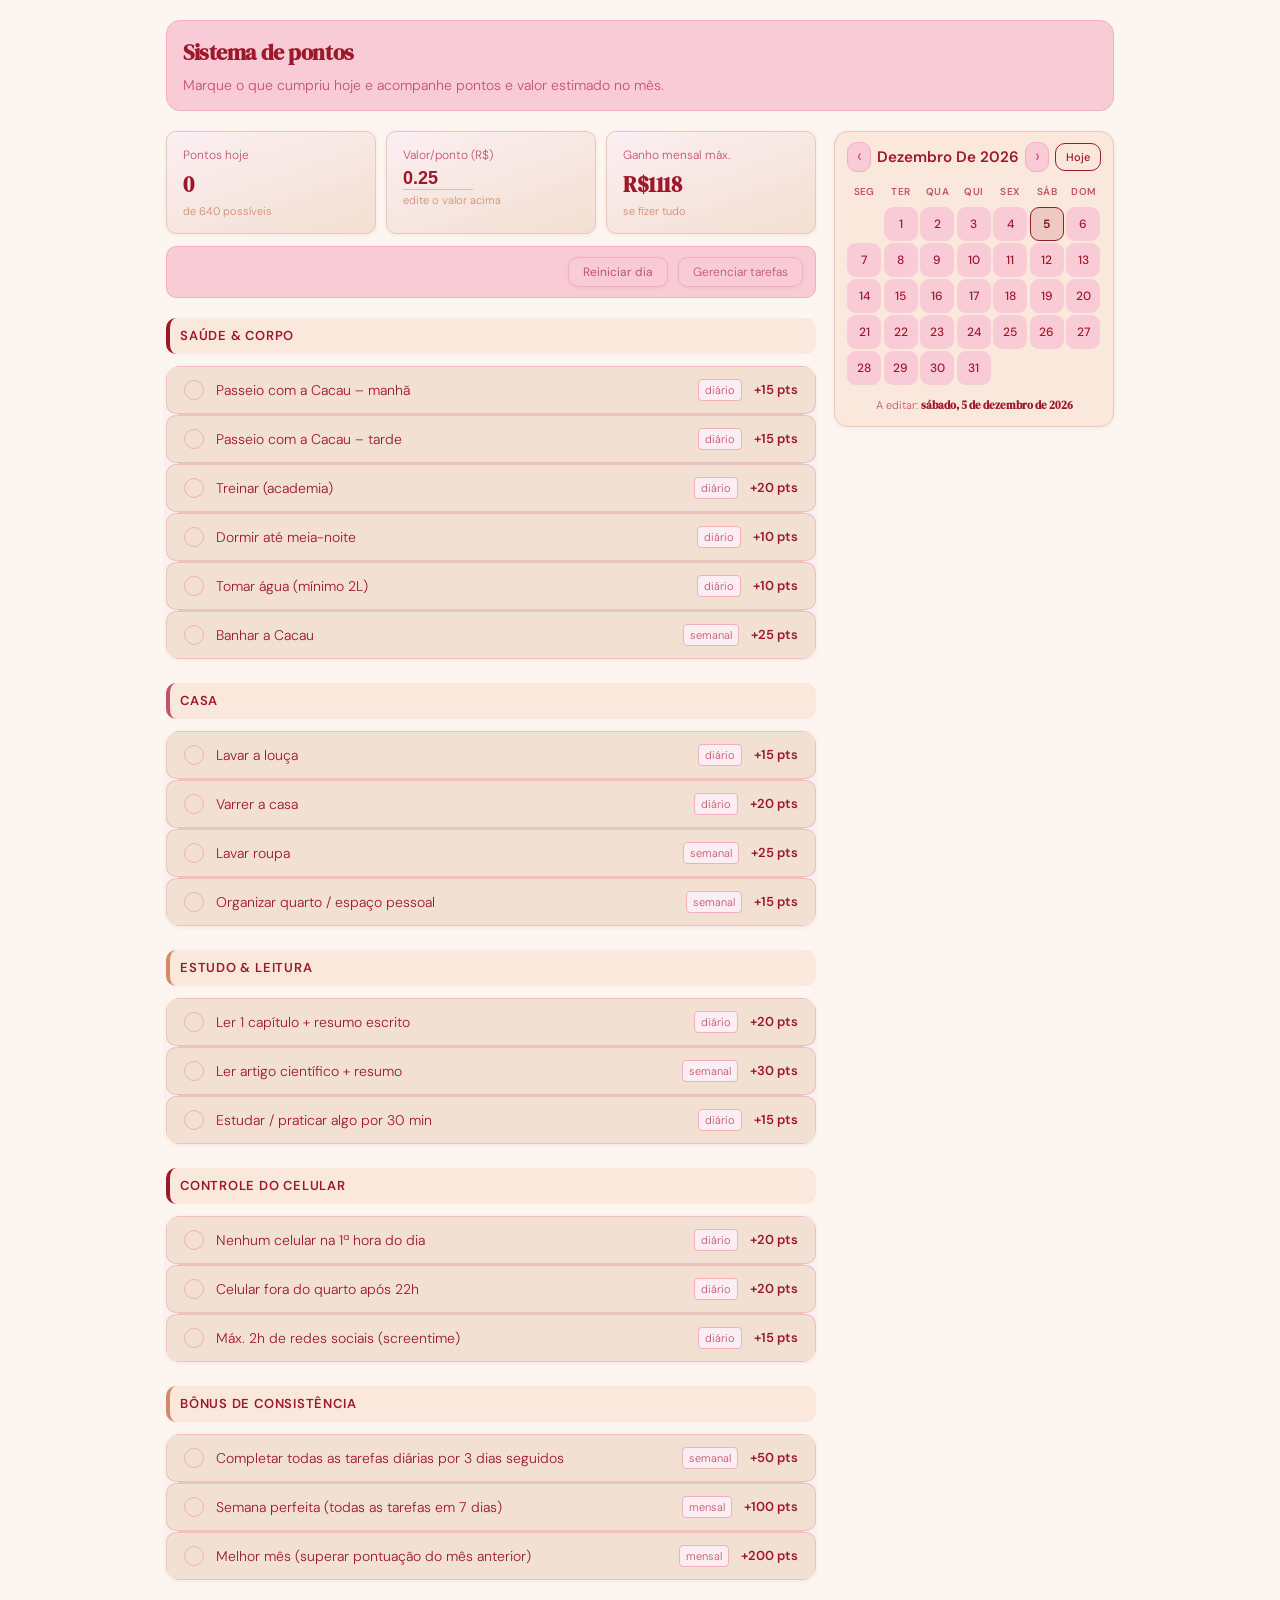
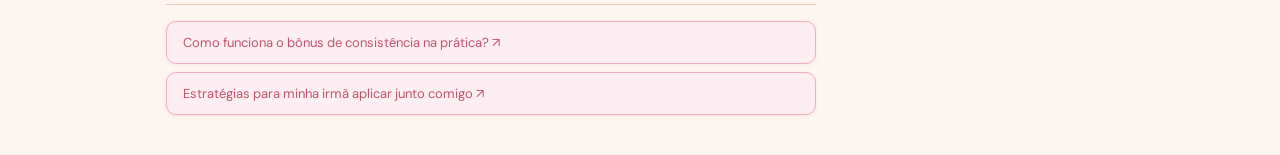
<file: sistema_de_pontos_rotina.html>
<!DOCTYPE html>
<html lang="pt-BR">
<head>
  <meta charset="utf-8">
  <meta name="viewport" content="width=device-width, initial-scale=1">
  <title>Sistema de pontos – rotina</title>
  <link rel="stylesheet" href="sistema_de_pontos_rotina.css">
  <link rel="icon" href="icon.png" type="image/png">
</head>
<body>
  <div class="page">
    <header class="page-header">
      <h1 class="page-title">Sistema de pontos</h1>
      <p class="page-lead">Marque o que cumpriu hoje e acompanhe pontos e valor estimado no mês.</p>
    </header>

    <main class="container">
      <section class="calendar-card" aria-label="Calendário">
        <div class="calendar-head">
          <button type="button" class="cal-nav" id="cal-prev" aria-label="Mês anterior">‹</button>
          <h2 class="calendar-title" id="cal-month-label">—</h2>
          <button type="button" class="cal-nav" id="cal-next" aria-label="Próximo mês">›</button>
          <button type="button" class="cal-today" id="cal-today">Hoje</button>
        </div>
        <div class="calendar-weekdays">
          <span>Seg</span><span>Ter</span><span>Qua</span><span>Qui</span><span>Sex</span><span>Sáb</span><span>Dom</span>
        </div>
        <div class="calendar-grid" id="cal-grid"></div>
        <p class="calendar-selected" id="selected-date-display"></p>
      </section>

      <div class="summary-grid">
        <div class="metric">
          <div class="metric-label" id="metric-day-label">Pontos hoje</div>
          <div class="metric-value" id="pts-hoje">0</div>
          <div class="metric-sub">de <span id="pts-max">0</span> possíveis</div>
        </div>
        <div class="metric">
          <div class="metric-label">Valor/ponto (R$)</div>
          <div class="metric-input-wrap">
            <input type="number" class="rate-input rate-input--metric" id="rate-input" value="0.25" min="0.01" step="0.01">
          </div>
          <div class="metric-sub">edite o valor acima</div>
        </div>
        <div class="metric">
          <div class="metric-label">Ganho mensal máx.</div>
          <div class="metric-value metric-value--accent" id="ganho-max">R$0</div>
          <div class="metric-sub">se fizer tudo</div>
        </div>
      </div>

      <div class="page-toolbar">
        <button type="button" class="reset-btn" onclick="resetAll()">Reiniciar dia</button>
        <a class="reset-btn" href="tarefas_banco.html">Gerenciar tarefas</a>
      </div>

      <div id="tasks-mount"></div>

      <div class="ask-actions">
        <button type="button" class="ask-btn" onclick="sendPrompt('Como funciona o sistema de bônus de consistência na prática? Me dá exemplos.')">Como funciona o bônus de consistência na prática? ↗</button>
        <button type="button" class="ask-btn" onclick="sendPrompt('Quais estratégias eu e minha irmã podemos usar para tornar esse sistema ainda mais efetivo para TDAH e TEA?')">Estratégias para minha irmã aplicar junto comigo ↗</button>
      </div>
    </main>
  </div>

  <script>
  /** Troque por integração real (ex.: enviar para um assistente) quando quiser. */
  function sendPrompt(msg) {
    console.log('[sendPrompt]', msg);
  }

  const STORAGE_KEY = 'sistemaPontosRotina_v2';

  const SECTION_META = [
    { key: 'saude', label: 'Saúde & corpo', titleClass: 'section-title--tight section-title--saude' },
    { key: 'casa', label: 'Casa', titleClass: 'section-title--casa' },
    { key: 'estudo', label: 'Estudo & leitura', titleClass: 'section-title--estudo' },
    { key: 'cel', label: 'Controle do celular', titleClass: 'section-title--cel' },
    { key: 'bonus', label: 'Bônus de consistência', titleClass: 'section-title--bonus' }
  ];

  const DEFAULT_TASKS_ALL = [
    { id: 't01', name: 'Passeio com a Cacau – manhã', pts: 15, freq: 'diário', section: 'saude' },
    { id: 't02', name: 'Passeio com a Cacau – tarde', pts: 15, freq: 'diário', section: 'saude' },
    { id: 't03', name: 'Treinar (academia)', pts: 20, freq: 'diário', section: 'saude' },
    { id: 't04', name: 'Dormir até meia-noite', pts: 10, freq: 'diário', section: 'saude' },
    { id: 't05', name: 'Tomar água (mínimo 2L)', pts: 10, freq: 'diário', section: 'saude' },
    { id: 't06', name: 'Banhar a Cacau', pts: 25, freq: 'semanal', section: 'saude' },
    { id: 't07', name: 'Lavar a louça', pts: 15, freq: 'diário', section: 'casa' },
    { id: 't08', name: 'Varrer a casa', pts: 20, freq: 'diário', section: 'casa' },
    { id: 't09', name: 'Lavar roupa', pts: 25, freq: 'semanal', section: 'casa' },
    { id: 't10', name: 'Organizar quarto / espaço pessoal', pts: 15, freq: 'semanal', section: 'casa' },
    { id: 't11', name: 'Ler 1 capítulo + resumo escrito', pts: 20, freq: 'diário', section: 'estudo' },
    { id: 't12', name: 'Ler artigo científico + resumo', pts: 30, freq: 'semanal', section: 'estudo' },
    { id: 't13', name: 'Estudar / praticar algo por 30 min', pts: 15, freq: 'diário', section: 'estudo' },
    { id: 't14', name: 'Nenhum celular na 1ª hora do dia', pts: 20, freq: 'diário', section: 'cel' },
    { id: 't15', name: 'Celular fora do quarto após 22h', pts: 20, freq: 'diário', section: 'cel' },
    { id: 't16', name: 'Máx. 2h de redes sociais (screentime)', pts: 15, freq: 'diário', section: 'cel' },
    { id: 't17', name: 'Completar todas as tarefas diárias por 3 dias seguidos', pts: 50, freq: 'semanal', section: 'bonus' },
    { id: 't18', name: 'Semana perfeita (todas as tarefas em 7 dias)', pts: 100, freq: 'mensal', section: 'bonus' },
    { id: 't19', name: 'Melhor mês (superar pontuação do mês anterior)', pts: 200, freq: 'mensal', section: 'bonus' }
  ];

  function cloneTasks(arr) {
    return JSON.parse(JSON.stringify(arr));
  }

  function newTaskId() {
    return 't_' + Date.now().toString(36) + '_' + Math.random().toString(36).slice(2, 8);
  }

  function normalizeTasks(arr) {
    const allowedFreq = { 'diário': 1, 'semanal': 1, 'mensal': 1 };
    const allowedSec = { saude: 1, casa: 1, estudo: 1, cel: 1, bonus: 1 };
    const out = [];
    const seen = {};
    (Array.isArray(arr) ? arr : []).forEach(function (t) {
      let id = String(t.id || '').trim();
      if (!id) id = newTaskId();
      while (seen[id]) id = newTaskId();
      seen[id] = 1;
      const section = allowedSec[t.section] ? t.section : 'saude';
      const freq = allowedFreq[t.freq] ? t.freq : 'diário';
      let pts = parseInt(t.pts, 10);
      if (!pts || pts < 1) pts = 1;
      if (pts > 999) pts = 999;
      let name = String(t.name || '').trim();
      if (!name) name = 'Tarefa';
      out.push({ id: id, name: name, pts: pts, freq: freq, section: section });
    });
    return out;
  }

  const STORAGE_KEY_V1 = 'sistemaPontosRotina_v1';

  function loadState() {
    const empty = { rate: 0.25, days: {}, tasks: cloneTasks(DEFAULT_TASKS_ALL) };
    try {
      let raw = localStorage.getItem(STORAGE_KEY);
      if (!raw) {
        const oldRaw = localStorage.getItem(STORAGE_KEY_V1);
        if (oldRaw) {
          const o = JSON.parse(oldRaw);
          const rate = typeof o.rate === 'number' && !isNaN(o.rate) ? o.rate : 0.25;
          const days = o.days && typeof o.days === 'object' && !Array.isArray(o.days) ? o.days : {};
          const migrated = { rate: rate, days: days, tasks: cloneTasks(DEFAULT_TASKS_ALL) };
          try {
            localStorage.setItem(STORAGE_KEY, JSON.stringify(migrated));
          } catch (e2) { /* ignore */ }
          return migrated;
        }
        return empty;
      }
      const o = JSON.parse(raw);
      const rate = typeof o.rate === 'number' && !isNaN(o.rate) ? o.rate : 0.25;
      const days = o.days && typeof o.days === 'object' && !Array.isArray(o.days) ? o.days : {};
      var tasks;
      if (Array.isArray(o.tasks)) tasks = normalizeTasks(o.tasks);
      else tasks = cloneTasks(DEFAULT_TASKS_ALL);
      return { rate: rate, days: days, tasks: tasks };
    } catch (e) {
      return empty;
    }
  }

  function persist() {
    try {
      localStorage.setItem(STORAGE_KEY, JSON.stringify({
        rate: state.rate,
        days: state.days,
        tasks: state.tasks
      }));
    } catch (e) { /* quota / private mode */ }
  }

  function calcMonthlyMax(tasks) {
    // Mantém o mesmo valor inicial do projeto quando o banco estiver "igual ao padrão",
    // mas recalcula automaticamente quando você editar/remover/adicionar tarefas.
    var OLD_DAILY_MAX = 15 + 15 + 20 + 10 + 10 + 20 + 15 + 20 + 15 + 30;
    var OLD_WEEKLY_MAX = 25 + 25 + 15 + 30;
    var OLD_BONUS_MAX = 50 + 100 + 200;
    var OLD_TOTAL_MONTHLY = (OLD_DAILY_MAX * 22) + (OLD_WEEKLY_MAX * 4) + OLD_BONUS_MAX;

    function isDefaultTasks(current) {
      if (!Array.isArray(current)) return false;
      if (current.length !== DEFAULT_TASKS_ALL.length) return false;
      var byId = {};
      current.forEach(function (t) { byId[t.id] = t; });
      for (var i = 0; i < DEFAULT_TASKS_ALL.length; i++) {
        var d = DEFAULT_TASKS_ALL[i];
        var t = byId[d.id];
        if (!t) return false;
        if (String(t.freq) !== String(d.freq)) return false;
        if (String(t.section) !== String(d.section)) return false;
        if (parseInt(t.pts, 10) !== parseInt(d.pts, 10)) return false;
      }
      return true;
    }

    if (isDefaultTasks(tasks)) return OLD_TOTAL_MONTHLY;

    var mult = { 'diário': 22, 'semanal': 4, 'mensal': 1 };
    var total = 0;
    tasks.forEach(function (t) {
      var p = Math.max(0, parseInt(t.pts, 10) || 0);
      var m = mult[t.freq] || 1;
      total += p * m;
    });
    return total;
  }

  function pruneDayTaskIds() {
    var valid = {};
    state.tasks.forEach(function (t) { valid[t.id] = 1; });
    Object.keys(state.days).forEach(function (d) {
      var arr = state.days[d];
      if (!Array.isArray(arr)) return;
      var f = arr.filter(function (id) { return valid[id]; });
      if (f.length === 0) delete state.days[d];
      else if (f.length !== arr.length) state.days[d] = f;
    });
  }

  const state = loadState();
  let selectedDateStr;
  let viewYear;
  let viewMonth;

  function pad2(n) {
    return n < 10 ? '0' + n : String(n);
  }

  function localDateKey(d) {
    return d.getFullYear() + '-' + pad2(d.getMonth() + 1) + '-' + pad2(d.getDate());
  }

  function parseISODate(str) {
    const p = str.split('-').map(Number);
    return new Date(p[0], p[1] - 1, p[2]);
  }

  function formatDisplayDate(str) {
    return new Intl.DateTimeFormat('pt-BR', {
      weekday: 'long',
      day: 'numeric',
      month: 'long',
      year: 'numeric'
    }).format(parseISODate(str));
  }

  function monthLabel(y, m) {
    return new Intl.DateTimeFormat('pt-BR', { month: 'long', year: 'numeric' }).format(new Date(y, m, 1));
  }

  function collectDoneIds() {
    const ids = [];
    document.querySelectorAll('.task-row').forEach(row => {
      if (row.classList.contains('done')) ids.push(row.dataset.taskId);
    });
    return ids;
  }

  function saveCurrentDay() {
    const ids = collectDoneIds();
    if (ids.length === 0) delete state.days[selectedDateStr];
    else state.days[selectedDateStr] = ids;
    persist();
  }

  function applyDayState(dateStr) {
    const raw = state.days[dateStr];
    const ids = new Set(Array.isArray(raw) ? raw : []);
    document.querySelectorAll('.task-row').forEach(function (row) {
      const on = ids.has(row.dataset.taskId);
      row.classList.toggle('done', on);
      const main = row.querySelector('.task-row-main');
      if (main) main.setAttribute('aria-pressed', on ? 'true' : 'false');
    });
    updateSummary();
    refreshDateLabel();
  }

  function refreshDateLabel() {
    const today = localDateKey(new Date());
    document.getElementById('metric-day-label').textContent =
      selectedDateStr === today ? 'Pontos hoje' : 'Pontos neste dia';
    document.getElementById('selected-date-display').innerHTML =
      'A editar: <strong>' + formatDisplayDate(selectedDateStr) + '</strong>';
  }

  function dayCompletionStats(dateStr) {
    const valid = {};
    state.tasks.forEach(function (t) { valid[t.id] = 1; });
    const raw = state.days[dateStr];
    const done = Array.isArray(raw) ? raw.filter(function (id) { return valid[id]; }).length : 0;
    const total = state.tasks.length;
    return { done: done, total: total };
  }

  function renderCalendar() {
    const grid = document.getElementById('cal-grid');
    grid.innerHTML = '';
    document.getElementById('cal-month-label').textContent = monthLabel(viewYear, viewMonth);

    const first = new Date(viewYear, viewMonth, 1);
    const lastDay = new Date(viewYear, viewMonth + 1, 0).getDate();
    const startPad = (first.getDay() + 6) % 7;

    for (let i = 0; i < startPad; i++) {
      const pad = document.createElement('div');
      pad.className = 'cal-cell cal-cell--pad';
      pad.setAttribute('aria-hidden', 'true');
      grid.appendChild(pad);
    }

    const today = localDateKey(new Date());

    for (let d = 1; d <= lastDay; d++) {
      const key = viewYear + '-' + pad2(viewMonth + 1) + '-' + pad2(d);
      const btn = document.createElement('button');
      btn.type = 'button';
      btn.className = 'cal-cell';
      btn.textContent = String(d);
      btn.dataset.date = key;

      if (key === today) btn.classList.add('cal-cell--today');
      if (key === selectedDateStr) btn.classList.add('cal-cell--selected');

      const stats = dayCompletionStats(key);
      if (stats.total > 0 && stats.done === stats.total) btn.classList.add('cal-cell--full');
      else if (stats.done > 0) btn.classList.add('cal-cell--haspts');

      btn.addEventListener('click', function () {
        viewYear = parseInt(key.slice(0, 4), 10);
        viewMonth = parseInt(key.slice(5, 7), 10) - 1;
        selectDate(key);
      });

      grid.appendChild(btn);
    }

    while (grid.children.length % 7 !== 0) {
      const pad = document.createElement('div');
      pad.className = 'cal-cell cal-cell--pad';
      pad.setAttribute('aria-hidden', 'true');
      grid.appendChild(pad);
    }
  }

  function selectDate(dateStr) {
    if (dateStr === selectedDateStr) {
      renderCalendar();
      return;
    }
    saveCurrentDay();
    selectedDateStr = dateStr;
    applyDayState(selectedDateStr);
    renderCalendar();
  }

  function updateSummary() {
    let pts = 0;
    let possible = 0;
    document.querySelectorAll('.task-row').forEach(function (row) {
      const p = parseInt(row.dataset.pts, 10);
      possible += p;
      if (row.classList.contains('done')) pts += p;
    });
    document.getElementById('pts-hoje').textContent = pts;
    document.getElementById('pts-max').textContent = possible;
    const rate = parseFloat(document.getElementById('rate-input').value) || 0.25;
    const monthlyPts = calcMonthlyMax(state.tasks);
    const monthly = Math.round(monthlyPts * rate);
    document.getElementById('ganho-max').textContent = 'R$' + monthly;
  }

  function buildTaskRow(task) {
    const row = document.createElement('div');
    row.className = 'task-row';
    row.dataset.taskId = task.id;
    row.dataset.pts = String(task.pts);
    row.dataset.freq = task.freq;

    const main = document.createElement('button');
    main.type = 'button';
    main.className = 'task-row-main';
    main.setAttribute('aria-pressed', 'false');

    const check = document.createElement('div');
    check.className = 'task-check';
    const mark = document.createElement('span');
    mark.className = 'checkmark';
    mark.textContent = '✓';
    check.appendChild(mark);

    const name = document.createElement('span');
    name.className = 'task-name';
    name.textContent = task.name;

    const freq = document.createElement('span');
    freq.className = 'task-freq';
    freq.textContent = task.freq;

    const ptsLabel = document.createElement('span');
    ptsLabel.className = 'task-pts';
    ptsLabel.textContent = '+' + task.pts + ' pts';

    main.appendChild(check);
    main.appendChild(name);
    main.appendChild(freq);
    main.appendChild(ptsLabel);

    row.appendChild(main);
    return row;
  }

  function renderTasks() {
    const mount = document.getElementById('tasks-mount');
    mount.innerHTML = '';
    const bySection = {};
    state.tasks.forEach(function (t) {
      if (!bySection[t.section]) bySection[t.section] = [];
      bySection[t.section].push(t);
    });
    SECTION_META.forEach(function (sec) {
      const list = bySection[sec.key];
      if (!list || list.length === 0) return;
      const title = document.createElement('div');
      title.className = 'section-title ' + sec.titleClass;
      title.textContent = sec.label;
      mount.appendChild(title);
      const card = document.createElement('div');
      card.className = 'task-card';
      list.forEach(function (task, idx) {
        if (idx > 0) {
          const div = document.createElement('div');
          div.className = 'divider';
          card.appendChild(div);
        }
        card.appendChild(buildTaskRow(task));
      });
      mount.appendChild(card);
    });
  }

  function syncPtsFromInput(input) {
    const id = input.dataset.taskId;
    let v = parseInt(input.value, 10);
    if (!v || v < 1) v = 1;
    if (v > 999) v = 999;
    const t = state.tasks.find(function (x) { return x.id === id; });
    if (!t) return;
    t.pts = v;
    input.value = String(v);
    const row = input.closest('.task-row');
    if (row) {
      row.dataset.pts = String(v);
      const label = row.querySelector('.task-pts');
      if (label) label.textContent = '+' + v + ' pts';
    }
    persist();
    updateSummary();
    renderCalendar();
  }

  function removeTask(id) {
    const idx = state.tasks.findIndex(function (t) { return t.id === id; });
    if (idx === -1) return;
    state.tasks.splice(idx, 1);
    pruneDayTaskIds();
    persist();
    renderTasks();
    applyDayState(selectedDateStr);
    renderCalendar();
  }

  function fillSectionSelect() {
    const sel = document.getElementById('add-task-section');
    sel.innerHTML = '';
    SECTION_META.forEach(function (sec) {
      const opt = document.createElement('option');
      opt.value = sec.key;
      opt.textContent = sec.label;
      sel.appendChild(opt);
    });
  }

  function toggle(row) {
    row.classList.toggle('done');
    const main = row.querySelector('.task-row-main');
    if (main) main.setAttribute('aria-pressed', row.classList.contains('done') ? 'true' : 'false');
    updateSummary();
    saveCurrentDay();
    renderCalendar();
  }

  function resetAll() {
    document.querySelectorAll('.task-row').forEach(function (r) {
      r.classList.remove('done');
      const m = r.querySelector('.task-row-main');
      if (m) m.setAttribute('aria-pressed', 'false');
    });
    updateSummary();
    saveCurrentDay();
    renderCalendar();
  }

  document.getElementById('rate-input').addEventListener('input', function () {
    state.rate = parseFloat(this.value) || 0.25;
    persist();
    updateSummary();
  });

  document.getElementById('cal-prev').addEventListener('click', function () {
    viewMonth -= 1;
    if (viewMonth < 0) {
      viewMonth = 11;
      viewYear -= 1;
    }
    renderCalendar();
  });

  document.getElementById('cal-next').addEventListener('click', function () {
    viewMonth += 1;
    if (viewMonth > 11) {
      viewMonth = 0;
      viewYear += 1;
    }
    renderCalendar();
  });

  document.getElementById('cal-today').addEventListener('click', function () {
    const t = new Date();
    viewYear = t.getFullYear();
    viewMonth = t.getMonth();
    selectDate(localDateKey(t));
  });

  window.addEventListener('beforeunload', saveCurrentDay);

  document.getElementById('tasks-mount').addEventListener('click', function (e) {
    const main = e.target.closest('.task-row-main');
    if (main && this.contains(main)) {
      const row = main.closest('.task-row');
      if (row) toggle(row);
    }
  });

  (function init() {
    const now = new Date();
    selectedDateStr = localDateKey(now);
    viewYear = now.getFullYear();
    viewMonth = now.getMonth();
    pruneDayTaskIds();
    renderTasks();
    document.getElementById('rate-input').value = String(state.rate);
    applyDayState(selectedDateStr);
    renderCalendar();
  })();
  </script>
</body>
</html>
</file>
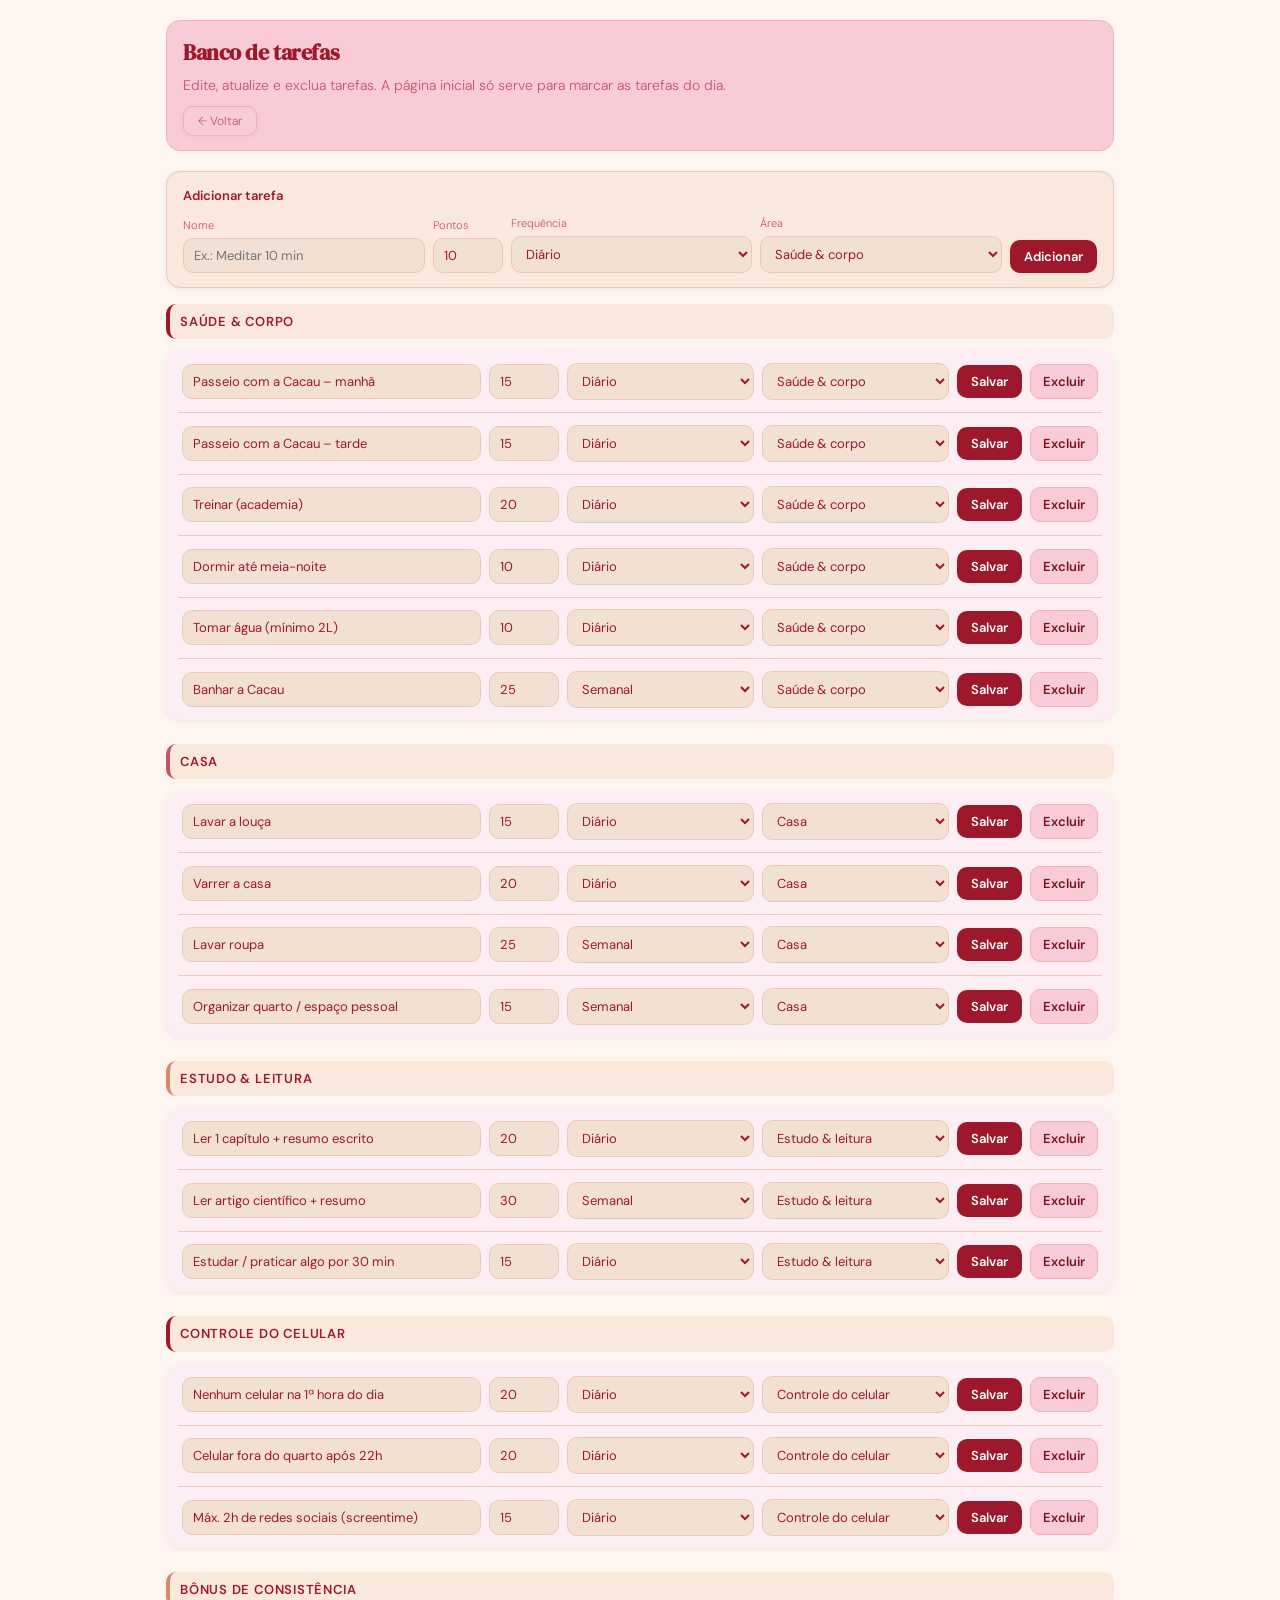
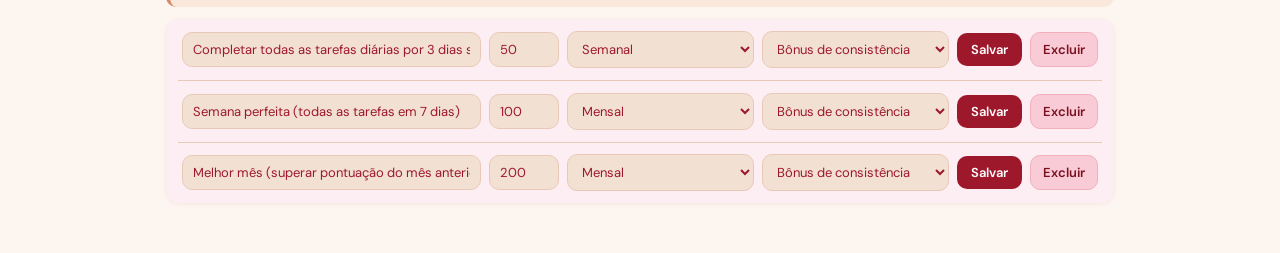
<file: tarefas_banco.html>
<!DOCTYPE html>
<html lang="pt-BR">
<head>
  <meta charset="utf-8">
  <meta name="viewport" content="width=device-width, initial-scale=1">
  <title>Banco de tarefas</title>
  <link rel="stylesheet" href="sistema_de_pontos_rotina.css">
  <link rel="icon" href="icon.png" type="image/png">
</head>
<body>
  <div class="page">
    <header class="page-header">
      <h1 class="page-title">Banco de tarefas</h1>
      <p class="page-lead">
        Edite, atualize e exclua tarefas. A página inicial só serve para marcar as tarefas do dia.
      </p>
      <div style="margin-top: 10px; display: flex; gap: 10px; flex-wrap: wrap; align-items: center;">
        <a class="reset-btn" href="index.html" style="text-decoration: none; display: inline-flex; align-items: center; justify-content: center;">
          ← Voltar
        </a>
      </div>
    </header>

    <section class="add-task-card" aria-label="Adicionar tarefa">
      <h2 class="add-task-title">Adicionar tarefa</h2>
      <form class="add-task-grid" id="add-task-form" autocomplete="off">
        <div class="add-task-field add-task-field--wide">
          <label for="add-task-name">Nome</label>
          <input type="text" id="add-task-name" required maxlength="120" placeholder="Ex.: Meditar 10 min">
        </div>
        <div class="add-task-field">
          <label for="add-task-pts">Pontos</label>
          <input type="number" id="add-task-pts" value="10" min="1" max="999" step="1" required>
        </div>
        <div class="add-task-field">
          <label for="add-task-freq">Frequência</label>
          <select id="add-task-freq">
            <option value="diário">Diário</option>
            <option value="semanal">Semanal</option>
            <option value="mensal">Mensal</option>
          </select>
        </div>
        <div class="add-task-field">
          <label for="add-task-section">Área</label>
          <select id="add-task-section"></select>
        </div>
        <div class="add-task-field add-task-field--wide">
          <button type="submit" class="add-task-submit">Adicionar</button>
        </div>
      </form>
    </section>

    <div id="admin-mount"></div>
  </div>

  <script>
    const STORAGE_KEY = 'sistemaPontosRotina_v2';
    const STORAGE_KEY_V1 = 'sistemaPontosRotina_v1';

    const SECTION_META = [
      { key: 'saude', label: 'Saúde & corpo', titleClass: 'section-title--tight section-title--saude' },
      { key: 'casa', label: 'Casa', titleClass: 'section-title--casa' },
      { key: 'estudo', label: 'Estudo & leitura', titleClass: 'section-title--estudo' },
      { key: 'cel', label: 'Controle do celular', titleClass: 'section-title--cel' },
      { key: 'bonus', label: 'Bônus de consistência', titleClass: 'section-title--bonus' }
    ];

    const DEFAULT_TASKS_ALL = [
      { id: 't01', name: 'Passeio com a Cacau – manhã', pts: 15, freq: 'diário', section: 'saude' },
      { id: 't02', name: 'Passeio com a Cacau – tarde', pts: 15, freq: 'diário', section: 'saude' },
      { id: 't03', name: 'Treinar (academia)', pts: 20, freq: 'diário', section: 'saude' },
      { id: 't04', name: 'Dormir até meia-noite', pts: 10, freq: 'diário', section: 'saude' },
      { id: 't05', name: 'Tomar água (mínimo 2L)', pts: 10, freq: 'diário', section: 'saude' },
      { id: 't06', name: 'Banhar a Cacau', pts: 25, freq: 'semanal', section: 'saude' },
      { id: 't07', name: 'Lavar a louça', pts: 15, freq: 'diário', section: 'casa' },
      { id: 't08', name: 'Varrer a casa', pts: 20, freq: 'diário', section: 'casa' },
      { id: 't09', name: 'Lavar roupa', pts: 25, freq: 'semanal', section: 'casa' },
      { id: 't10', name: 'Organizar quarto / espaço pessoal', pts: 15, freq: 'semanal', section: 'casa' },
      { id: 't11', name: 'Ler 1 capítulo + resumo escrito', pts: 20, freq: 'diário', section: 'estudo' },
      { id: 't12', name: 'Ler artigo científico + resumo', pts: 30, freq: 'semanal', section: 'estudo' },
      { id: 't13', name: 'Estudar / praticar algo por 30 min', pts: 15, freq: 'diário', section: 'estudo' },
      { id: 't14', name: 'Nenhum celular na 1ª hora do dia', pts: 20, freq: 'diário', section: 'cel' },
      { id: 't15', name: 'Celular fora do quarto após 22h', pts: 20, freq: 'diário', section: 'cel' },
      { id: 't16', name: 'Máx. 2h de redes sociais (screentime)', pts: 15, freq: 'diário', section: 'cel' },
      { id: 't17', name: 'Completar todas as tarefas diárias por 3 dias seguidos', pts: 50, freq: 'semanal', section: 'bonus' },
      { id: 't18', name: 'Semana perfeita (todas as tarefas em 7 dias)', pts: 100, freq: 'mensal', section: 'bonus' },
      { id: 't19', name: 'Melhor mês (superar pontuação do mês anterior)', pts: 200, freq: 'mensal', section: 'bonus' }
    ];

    function cloneTasks(arr) {
      return JSON.parse(JSON.stringify(arr));
    }

    function newTaskId() {
      return 't_' + Date.now().toString(36) + '_' + Math.random().toString(36).slice(2, 8);
    }

    function normalizeTasks(arr) {
      const allowedFreq = { 'diário': 1, 'semanal': 1, 'mensal': 1 };
      const allowedSec = { saude: 1, casa: 1, estudo: 1, cel: 1, bonus: 1 };
      const out = [];
      const seen = {};
      (Array.isArray(arr) ? arr : []).forEach(function (t) {
        let id = String(t.id || '').trim();
        if (!id) id = newTaskId();
        while (seen[id]) id = newTaskId();
        seen[id] = 1;
        const section = allowedSec[t.section] ? t.section : 'saude';
        const freq = allowedFreq[t.freq] ? t.freq : 'diário';
        let pts = parseInt(t.pts, 10);
        if (!pts || pts < 1) pts = 1;
        if (pts > 999) pts = 999;
        let name = String(t.name || '').trim();
        if (!name) name = 'Tarefa';
        out.push({ id: id, name: name, pts: pts, freq: freq, section: section });
      });
      return out;
    }

    function loadState() {
      const empty = { rate: 0.25, days: {}, tasks: cloneTasks(DEFAULT_TASKS_ALL) };
      try {
        let raw = localStorage.getItem(STORAGE_KEY);
        if (!raw) {
          const oldRaw = localStorage.getItem(STORAGE_KEY_V1);
          if (oldRaw) {
            const o = JSON.parse(oldRaw);
            const rate = typeof o.rate === 'number' && !isNaN(o.rate) ? o.rate : 0.25;
            const days = o.days && typeof o.days === 'object' && !Array.isArray(o.days) ? o.days : {};
            const migrated = { rate: rate, days: days, tasks: cloneTasks(DEFAULT_TASKS_ALL) };
            try { localStorage.setItem(STORAGE_KEY, JSON.stringify(migrated)); } catch (e2) { /* ignore */ }
            return migrated;
          }
          return empty;
        }

        const o = JSON.parse(raw);
        const rate = typeof o.rate === 'number' && !isNaN(o.rate) ? o.rate : 0.25;
        const days = o.days && typeof o.days === 'object' && !Array.isArray(o.days) ? o.days : {};
        var tasks;
        if (Array.isArray(o.tasks)) tasks = normalizeTasks(o.tasks);
        else tasks = cloneTasks(DEFAULT_TASKS_ALL);
        return { rate: rate, days: days, tasks: tasks };
      } catch (e) {
        return empty;
      }
    }

    function persist() {
      try {
        localStorage.setItem(STORAGE_KEY, JSON.stringify({
          rate: state.rate,
          days: state.days,
          tasks: state.tasks
        }));
      } catch (e) { /* quota / private mode */ }
    }

    function pruneDayTaskIds() {
      var valid = {};
      state.tasks.forEach(function (t) { valid[t.id] = 1; });
      Object.keys(state.days).forEach(function (d) {
        var arr = state.days[d];
        if (!Array.isArray(arr)) return;
        var f = arr.filter(function (id) { return valid[id]; });
        if (f.length === 0) delete state.days[d];
        else if (f.length !== arr.length) state.days[d] = f;
      });
    }

    function fillSectionSelect() {
      const sel = document.getElementById('add-task-section');
      sel.innerHTML = '';
      SECTION_META.forEach(function (sec) {
        const opt = document.createElement('option');
        opt.value = sec.key;
        opt.textContent = sec.label;
        sel.appendChild(opt);
      });
    }

    function renderTasks() {
      const mount = document.getElementById('admin-mount');
      mount.innerHTML = '';
      const bySection = {};
      state.tasks.forEach(function (t) {
        if (!bySection[t.section]) bySection[t.section] = [];
        bySection[t.section].push(t);
      });

      SECTION_META.forEach(function (sec) {
        const list = bySection[sec.key];
        if (!list || list.length === 0) return;

        const title = document.createElement('div');
        title.className = 'section-title ' + sec.titleClass;
        title.textContent = sec.label;
        mount.appendChild(title);

        const card = document.createElement('div');
        card.className = 'task-card';

        list.forEach(function (task, idx) {
          if (idx > 0) {
            const div = document.createElement('div');
            div.className = 'divider';
            card.appendChild(div);
          }

          const row = document.createElement('div');
          row.className = 'admin-task-row';
          row.dataset.taskId = task.id;

          row.innerHTML = '' +
            '<input class="admin-task-input admin-task-input--name" type="text" maxlength="120" value="' + escapeHtml(task.name) + '" aria-label="Nome">' +
            '<input class="admin-task-input admin-task-input--pts" type="number" min="1" max="999" step="1" value="' + String(task.pts) + '" aria-label="Pontos">' +
            buildFreqSelect(task.freq) +
            buildSectionSelect(task.section) +
            '<button type="button" class="admin-task-save">Salvar</button>' +
            '<button type="button" class="admin-task-del">Excluir</button>';

          card.appendChild(row);
        });

        mount.appendChild(card);
      });
    }

    function buildFreqSelect(selected) {
      const daily = selected === 'diário' ? 'selected' : '';
      const weekly = selected === 'semanal' ? 'selected' : '';
      const monthly = selected === 'mensal' ? 'selected' : '';
      return '' +
        '<select class="admin-task-input admin-task-input--freq" aria-label="Frequência">' +
          '<option value="diário" ' + daily + '>Diário</option>' +
          '<option value="semanal" ' + weekly + '>Semanal</option>' +
          '<option value="mensal" ' + monthly + '>Mensal</option>' +
        '</select>';
    }

    function buildSectionSelect(selected) {
      var opts = '';
      SECTION_META.forEach(function (sec) {
        const s = selected === sec.key ? 'selected' : '';
        opts += '<option value="' + sec.key + '" ' + s + '>' + escapeHtml(sec.label) + '</option>';
      });
      return '' +
        '<select class="admin-task-input admin-task-input--section" aria-label="Área">' +
          opts +
        '</select>';
    }

    function escapeHtml(str) {
      return String(str)
        .replace(/&/g, '&amp;')
        .replace(/</g, '&lt;')
        .replace(/>/g, '&gt;')
        .replace(/"/g, '&quot;')
        .replace(/'/g, '&#039;');
    }

    function readRowValues(row) {
      const id = row.dataset.taskId;
      const nameEl = row.querySelector('.admin-task-input--name');
      const ptsEl = row.querySelector('.admin-task-input--pts');
      const freqEl = row.querySelector('.admin-task-input--freq');
      const secEl = row.querySelector('.admin-task-input--section');

      let name = (nameEl.value || '').trim();
      if (!name) name = 'Tarefa';

      let pts = parseInt(ptsEl.value, 10);
      if (!pts || pts < 1) pts = 1;
      if (pts > 999) pts = 999;

      const freq = freqEl.value || 'diário';
      const section = secEl.value || 'saude';

      return { id: id, name: name, pts: pts, freq: freq, section: section };
    }

    document.getElementById('admin-mount').addEventListener('click', function (e) {
      const saveBtn = e.target.closest('.admin-task-save');
      const delBtn = e.target.closest('.admin-task-del');

      const row = e.target.closest('.admin-task-row');
      if (!row) return;

      if (delBtn) {
        e.preventDefault();
        var id = row.dataset.taskId;
        if (!confirm('Excluir esta tarefa?')) return;
        const idx = state.tasks.findIndex(function (t) { return t.id === id; });
        if (idx !== -1) state.tasks.splice(idx, 1);
        pruneDayTaskIds();
        persist();
        renderTasks();
        return;
      }

      if (saveBtn) {
        e.preventDefault();
        var values = readRowValues(row);
        const t = state.tasks.find(function (x) { return x.id === values.id; });
        if (!t) return;
        t.name = values.name;
        t.pts = values.pts;
        t.freq = values.freq;
        t.section = values.section;
        persist();
        pruneDayTaskIds();
        renderTasks();
      }
    });

    document.getElementById('add-task-form').addEventListener('submit', function (e) {
      e.preventDefault();
      const nameEl = document.getElementById('add-task-name');
      const ptsEl = document.getElementById('add-task-pts');
      const freqEl = document.getElementById('add-task-freq');
      const secEl = document.getElementById('add-task-section');

      let pts = parseInt(ptsEl.value, 10);
      if (!pts || pts < 1) pts = 1;
      if (pts > 999) pts = 999;

      const name = (nameEl.value || '').trim() || 'Tarefa';
      const freq = freqEl.value || 'diário';
      const section = secEl.value || 'saude';

      state.tasks.push({
        id: newTaskId(),
        name: name,
        pts: pts,
        freq: freq,
        section: section
      });

      nameEl.value = '';
      ptsEl.value = '10';
      persist();
      renderTasks();
    });

    const state = loadState();
    fillSectionSelect();
    pruneDayTaskIds();
    renderTasks();
  </script>
</body>
</html>
</file>
<file: sistema_de_pontos_rotina.css>
/* Google Fonts */
@import url('https://fonts.googleapis.com/css2?family=DM+Serif+Display:ital@0;1&family=DM+Sans:wght@300;400;500&display=swap');

/* ─────────────────────────────────────────────
   TOKENS DE COR — paleta completa expandida
   ───────────────────────────────────────────── */
:root {
  /* Originais */
  --rosa-claro:   #F9CBD6;
  --rosa-medio:   #F2AFBC;
  --vinho:        #9E182B;
  --bege:         #F2E0D2;

  /* Novos — complementares */
  --bg-page:      #FDF5F0;   /* fundo geral (mais claro que o bege) */
  --bg-card:      #FAE8DC;   /* cards neutros */
  --bg-card-alt:  #FCEEF2;   /* cards tom rosa pálido */
  --rosa-hover:   #E8A0B0;   /* hover de elementos rosa */
  --rosa-escuro:  #C4536A;   /* labels, ícones, subtextos de destaque */
  --vinho-deep:   #7A1020;   /* hover do vinho / texto máximo */
  --bege-rosado:  #E8C9B8;   /* bordas bege / divisores */
  --terracota:    #D4896A;   /* subtextos quentes / pts concluídos */

  /* Mapeamento para as variáveis usadas no CSS */
  --font-sans: 'DM Sans', system-ui, -apple-system, sans-serif;
  --color-text-primary:        var(--vinho);
  --color-text-secondary:      var(--rosa-escuro);
  --color-background-primary:  var(--bege);
  --color-background-secondary: var(--rosa-claro);
  --color-border-secondary:    var(--rosa-medio);
  --color-border-tertiary:     var(--rosa-medio);
  --border-radius-md: 10px;
  --border-radius-lg: 14px;
  --accent-green:  var(--vinho);
  --accent-amber:  var(--terracota);
  --page-bg:       var(--bg-page);
  --shadow-card:   0 1px 4px rgba(158, 24, 43, 0.07);
}

*,
*::before,
*::after {
  box-sizing: border-box;
  margin: 0;
  padding: 0;
}

html {
  -webkit-text-size-adjust: 100%;
}

body {
  font-family: var(--font-sans);
  font-weight: 300;
  line-height: 1.5;
  color: var(--color-text-primary);
  background: var(--page-bg);
  min-height: 100vh;
}

/* ── Tipografia ── */
.heading,
.stat-value,
.page-title,
.metric-value,
.calendar-selected strong {
  font-family: 'DM Serif Display', serif;
  font-weight: 400;
}

.label, .badge {
  font-family: 'DM Sans', sans-serif;
  font-weight: 400;
}

/* ── Layout ── */
.page {
  max-width: 980px;
  margin: 0 auto;
  padding: 1.25rem 1rem 2.5rem;
}

/* ── Cabeçalho ── */
.page-header {
  margin-bottom: 1.25rem;
  padding: 16px 16px 14px;
  background: var(--rosa-claro);
  border: 0.5px solid var(--rosa-medio);
  border-radius: var(--border-radius-lg);
}

.page-title {
  font-size: 1.35rem;
  font-weight: 600;
  letter-spacing: -0.02em;
  color: var(--vinho);
}

.page-lead {
  margin-top: 0.35rem;
  font-size: 0.875rem;
  color: var(--rosa-escuro);
}

/* ── Grid principal ── */
.container {
  padding: 0;
  max-width: 100%;
}

@media (min-width: 641px) {
  .container {
    display: block;
    position: relative;
    /* Reserva espaço à direita para o calendário não sobrepor o conteúdo */
    padding-right: calc(clamp(220px, 26vw, 280px) + 18px);
  }

  .calendar-card {
    width: clamp(260px, 26vw, 280px);
    position: absolute;
    right: 0;
    top: 0;
    aspect-ratio: 1 / 1;
    padding: 8px 10px 10px;
    margin-bottom: 0;
    overflow: visible;
    display: flex;
    flex-direction: column;
    gap: 4px;
  }

  .calendar-head   { flex-wrap: nowrap; gap: 4px; margin-bottom: 0; }
  .calendar-title  { font-size: 0.9rem; white-space: nowrap; overflow: visible; text-overflow: clip; }
  .cal-nav         { width: 26px; height: 26px; font-size: 1rem; }
  .cal-today       { padding: 5px 10px; font-size: 10px; }
  .calendar-weekdays { gap: 1px; margin-bottom: 0; font-size: 9px; letter-spacing: 0.03em; }
  .calendar-grid   { gap: 1px; flex: 1 1 auto; min-height: 0; }
  .cal-cell        { max-height: 24px; font-size: 11px; border-radius: 7px; }

  .cal-cell--haspts:not(.cal-cell--selected)::after { bottom: 3px; width: 3px; height: 3px; }
  .cal-cell--full:not(.cal-cell--selected)::after   { width: 4px; height: 4px; }

  .calendar-selected {
    margin-top: 0;
    font-size: 9px;
    white-space: nowrap;
    overflow: hidden;
    text-overflow: ellipsis;
  }

  /* Sem grid: essas regras viram no-op */
}

@media (max-width: 640px) {
  .container { display: block; }
}

@media (min-width: 641px) and (max-width: 820px) {
  .summary-grid   { grid-template-columns: repeat(2, minmax(0, 1fr)); }
  .calendar-card  { width: clamp(220px, 30vw, 260px); }
  .container {
    padding-right: calc(clamp(220px, 30vw, 260px) + 18px);
  }
}

/* ── Cards de resumo ── */
.summary-grid {
  display: grid;
  grid-template-columns: repeat(3, minmax(0, 1fr));
  gap: 10px;
  margin-bottom: 0.75rem;
}

.summary-grid .metric {
  background: linear-gradient(160deg, var(--bg-card-alt), var(--bege));
}

@media (max-width: 640px) {
  .summary-grid { grid-template-columns: 1fr; }
}

.metric {
  background: var(--bg-card);
  border: 0.5px solid var(--bege-rosado);
  border-radius: var(--border-radius-md);
  padding: 14px 16px;
  box-shadow: var(--shadow-card);
}

.metric-label {
  font-size: 12px;
  color: var(--rosa-escuro);
  margin-bottom: 4px;
}

.metric-value {
  font-size: 22px;
  font-weight: 600;
  color: var(--vinho);
  letter-spacing: -0.02em;
}

.metric-value--accent { color: var(--vinho); }

.metric-sub {
  font-size: 11px;
  color: var(--terracota);
  margin-top: 2px;
}

/* ── Board mensal ── */
.monthly-board {
  background: var(--bg-card-alt);
  border: 0.5px solid var(--rosa-medio);
  border-radius: var(--border-radius-lg);
  padding: 16px;
  margin-bottom: 0.75rem;
  box-shadow: var(--shadow-card);
}

.monthly-board-title {
  font-size: 13px;
  font-weight: 600;
  color: var(--vinho);
  text-transform: uppercase;
  letter-spacing: 0.06em;
  margin-bottom: 12px;
  padding-bottom: 10px;
  border-bottom: 1.5px solid var(--rosa-medio);
}

.monthly-board-grid {
  display: grid;
  grid-template-columns: 1fr 1fr;
  gap: 12px;
}

.monthly-stat {
  background: var(--bege);
  border: 0.5px solid var(--bege-rosado);
  border-radius: var(--border-radius-md);
  padding: 12px 14px;
  text-align: center;
}

.monthly-stat-label {
  font-size: 11px;
  color: var(--rosa-escuro);
  margin-bottom: 6px;
  font-weight: 500;
}

.monthly-stat-value {
  font-family: 'DM Serif Display', serif;
  font-size: 24px;
  font-weight: 600;
  color: var(--vinho);
  letter-spacing: -0.02em;
}

.monthly-stat-value--accent {
  color: var(--terracota);
}

@media (max-width: 640px) {
  .monthly-board {
    padding: 14px;
    margin-bottom: 0.65rem;
  }

  .monthly-board-title {
    font-size: 12px;
    margin-bottom: 10px;
    padding-bottom: 8px;
  }

  .monthly-board-grid {
    gap: 10px;
  }

  .monthly-stat {
    padding: 10px 12px;
  }

  .monthly-stat-label {
    font-size: 10px;
    margin-bottom: 4px;
  }

  .monthly-stat-value {
    font-size: 20px;
  }
}

.metric-input-wrap {
  display: flex;
  align-items: center;
  gap: 6px;
  margin-top: 4px;
}

.rate-input {
  width: 80px;
  font-size: 14px;
  font-weight: 500;
  text-align: center;
}

.rate-input--metric {
  width: 70px;
  font-size: 18px;
  font-weight: 600;
  padding: 0;
  text-align: left;
  color: var(--vinho);
  background: none;
  border: none;
  border-bottom: 1px solid var(--rosa-medio);
  border-radius: 0;
}

.rate-input--metric:focus {
  outline: none;
  border-bottom-color: var(--vinho);
}

/* ── Calendário ── */
.calendar-card {
  background: var(--bg-card);
  border: 0.5px solid var(--bege-rosado);
  border-radius: var(--border-radius-lg);
  padding: 10px 12px 12px;
  margin-bottom: 0.85rem;
  box-shadow: var(--shadow-card);
}

.calendar-head {
  display: flex;
  align-items: center;
  gap: 6px;
  margin-bottom: 8px;
}

.calendar-title {
  flex: 1;
  font-size: 0.95rem;
  font-weight: 600;
  color: var(--vinho);
  text-align: center;
  text-transform: capitalize;
}

.cal-nav {
  width: 30px;
  height: 30px;
  font-size: 1.12rem;
  line-height: 1;
  font-family: inherit;
  color: var(--rosa-escuro);
  background: var(--rosa-claro);
  border: 0.5px solid var(--rosa-medio);
  border-radius: var(--border-radius-md);
  cursor: pointer;
  display: flex;
  align-items: center;
  justify-content: center;
  transition: background 0.15s, border-color 0.15s;
}

.cal-nav:hover {
  background: var(--rosa-hover);
  border-color: var(--rosa-escuro);
}

.cal-nav:focus-visible {
  outline: 2px solid var(--vinho);
  outline-offset: 2px;
}

.cal-today {
  font-size: 11px;
  font-family: inherit;
  font-weight: 500;
  color: var(--vinho);
  background: transparent;
  border: 0.5px solid var(--vinho);
  border-radius: var(--border-radius-md);
  padding: 6px 10px;
  cursor: pointer;
  white-space: nowrap;
  transition: background 0.15s, color 0.15s;
}

.cal-today:hover {
  background: rgba(158, 24, 43, 0.08);
}

.cal-today:focus-visible {
  outline: 2px solid var(--vinho);
  outline-offset: 2px;
}

.calendar-weekdays {
  display: grid;
  grid-template-columns: repeat(7, 1fr);
  gap: 2px;
  margin-bottom: 4px;
  text-align: center;
  font-size: 10px;
  font-weight: 600;
  color: var(--rosa-escuro);
  text-transform: uppercase;
  letter-spacing: 0.04em;
}

.calendar-grid {
  display: grid;
  grid-template-columns: repeat(7, 1fr);
  gap: 2px;
}

.cal-cell {
  aspect-ratio: 1;
  max-height: 34px;
  display: flex;
  flex-direction: column;
  align-items: center;
  justify-content: center;
  font-size: 12px;
  font-weight: 500;
  color: var(--vinho);
  background: var(--rosa-claro);
  border: 0.5px solid transparent;
  border-radius: 9px;
  cursor: pointer;
  font-family: inherit;
  padding: 0;
  position: relative;
  transition: background 0.15s, border-color 0.15s, color 0.15s;
}

.cal-cell:hover:not(:disabled) {
  background: var(--rosa-hover);
  border-color: var(--rosa-medio);
}

.cal-cell:disabled {
  cursor: default;
  opacity: 0.35;
  background: transparent;
}

.cal-cell--muted {
  color: var(--rosa-escuro);
  background: transparent;
}

.cal-cell--today:not(.cal-cell--selected) {
  border-color: var(--rosa-escuro);
}

.cal-cell--selected {
  background: rgba(158, 24, 43, 0.15);
  border-color: var(--vinho);
  color: var(--vinho-deep);
  font-weight: 600;
}

.cal-cell--haspts:not(.cal-cell--selected)::after {
  content: "";
  position: absolute;
  bottom: 4px;
  width: 4px;
  height: 4px;
  border-radius: 50%;
  background: var(--vinho);
}

.cal-cell--full:not(.cal-cell--selected)::after {
  background: var(--terracota);
  width: 5px;
  height: 5px;
}

.cal-cell.cal-cell--pad {
  visibility: hidden;
  pointer-events: none;
  aspect-ratio: 1;
  max-height: 34px;
  background: transparent;
  border: none;
}

.calendar-selected {
  margin-top: 8px;
  font-size: 11px;
  color: var(--rosa-escuro);
  text-align: center;
}

.calendar-selected strong {
  color: var(--vinho);
  font-weight: 600;
}

/* ── Toolbar ── */

.page-toolbar {
  display: flex;
  justify-content: flex-end;
  align-items: center;
  gap: 10px;
  flex-wrap: wrap;
  margin-bottom: 1.25rem;
}

.page-toolbar {
  background: var(--color-background-secondary);
  border: 0.5px solid var(--color-border-tertiary);
  border-radius: var(--border-radius-md);
  padding: 10px 12px;
}

.reset-btn {
  display: inline-flex;
  align-items: center;
  justify-content: center;
  white-space: nowrap;
  line-height: 1;
  font-size: 12px;
  font-family: inherit;
  color: var(--color-text-secondary);
  background: var(--color-background-secondary);
  border: 0.5px solid var(--color-border-tertiary);
  border-radius: var(--border-radius-md);
  padding: 8px 14px;
  cursor: pointer;
  text-decoration: none;
  box-shadow: var(--shadow-card);
  transition: background 0.15s, border-color 0.15s;
}

.reset-btn:visited {
  color: var(--color-text-secondary);
}

.reset-btn:hover {
  background: var(--color-background-primary);
  border-color: var(--color-border-secondary);
}

.reset-btn:focus-visible {
  outline: 2px solid var(--accent-green);
  outline-offset: 2px;
}
/* ── Títulos de seção ── */
.section-title {
  display: flex;
  align-items: center;
  gap: 10px;
  font-size: 13px;
  font-weight: 600;
  color: var(--vinho);
  text-transform: uppercase;
  letter-spacing: 0.06em;
  margin-bottom: 12px;
  margin-top: 1.5rem;
  padding: 8px 10px;
  border-left: 4px solid var(--rosa-medio);
  background: var(--bg-card);
  border-radius: var(--border-radius-md);
}

.section-title.section-title--tight { margin-top: 0; }

/* Cores de destaque por categoria */
.section-title--saude  { border-left-color: var(--vinho); }
.section-title--casa   { border-left-color: var(--rosa-escuro); }
.section-title--estudo { border-left-color: var(--terracota); }
.section-title--cel    { border-left-color: var(--vinho); }
.section-title--bonus  { border-left-color: var(--terracota); }

/* ── Cards de tarefa ── */
.task-card {
  background: var(--bg-card-alt);
  border-radius: var(--border-radius-lg);
  padding: 0;
  margin-bottom: 10px;
  overflow: hidden;
  box-shadow: var(--shadow-card);
}

.sr-only {
  position: absolute;
  width: 1px;
  height: 1px;
  padding: 0;
  margin: -1px;
  overflow: hidden;
  clip: rect(0, 0, 0, 0);
  white-space: nowrap;
  border: 0;
}

/* ── Adicionar tarefa ── */
.add-task-card {
  background: var(--bg-card);
  border: 0.5px solid var(--bege-rosado);
  border-radius: var(--border-radius-lg);
  padding: 14px 16px;
  margin-bottom: 1rem;
  box-shadow: var(--shadow-card);
}

.add-task-title {
  font-size: 13px;
  font-weight: 600;
  color: var(--vinho);
  margin-bottom: 10px;
}

.add-task-grid {
  display: grid;
  grid-template-columns: 1fr 70px 1fr 1fr auto;
  gap: 8px;
  align-items: end;
}

@media (max-width: 640px) {
  .add-task-grid { grid-template-columns: 1fr 1fr; }
  .add-task-grid .add-task-field--wide { grid-column: 1 / -1; }
}

.add-task-field label {
  display: block;
  font-size: 11px;
  color: var(--rosa-escuro);
  margin-bottom: 4px;
}

.add-task-field input,
.add-task-field select {
  width: 100%;
  font-size: 13px;
  font-family: inherit;
  padding: 8px 10px;
  border: 0.5px solid var(--bege-rosado);
  border-radius: var(--border-radius-md);
  background: var(--bege);
  color: var(--vinho);
}

.add-task-field input:focus,
.add-task-field select:focus {
  outline: none;
  border-color: var(--vinho);
  box-shadow: 0 0 0 2px rgba(158, 24, 43, 0.15);
}

.add-task-submit {
  font-size: 13px;
  font-family: inherit;
  font-weight: 600;
  color: #fff;
  background: var(--vinho);
  border: none;
  border-radius: var(--border-radius-md);
  padding: 8px 14px;
  cursor: pointer;
  white-space: nowrap;
  transition: background 0.15s;
}

.add-task-submit:hover {
  background: var(--vinho-deep);
}

.add-task-submit:focus-visible {
  outline: 2px solid var(--vinho);
  outline-offset: 2px;
}

/* ── Linha de tarefa ── */
.task-row {
  display: flex;
  align-items: stretch;
  gap: 0;
  padding: 0;
  transition: background 0.15s;
}

.task-row-main {
  flex: 1;
  display: flex;
  align-items: center;
  gap: 12px;
  padding: 13px 18px;
  min-width: 0;
  cursor: pointer;
  border: none;
  background: var(--bege);
  border-radius: var(--border-radius-md);
  box-shadow: inset 0 0 0 1px rgba(232, 160, 176, 0.5);
  font: inherit;
  text-align: left;
  color: inherit;
  transition: background 0.15s, box-shadow 0.15s;
}

.task-row:hover .task-row-main,
.task-row-main:hover {
  background: var(--bg-card-alt);
  box-shadow: inset 0 0 0 1px rgba(158, 24, 43, 0.25);
}

.task-controls {
  display: flex;
  align-items: center;
  gap: 6px;
  padding: 8px 12px 8px 0;
  flex-shrink: 0;
}

.task-pts-input {
  width: 52px;
  font-size: 13px;
  font-family: inherit;
  font-weight: 600;
  text-align: center;
  padding: 6px 4px;
  border: 0.5px solid var(--bege-rosado);
  border-radius: var(--border-radius-md);
  background: var(--bg-card);
  color: var(--vinho);
}

.task-pts-input:focus {
  outline: none;
  border-color: var(--vinho);
}

.task-remove-btn {
  width: 32px;
  height: 32px;
  display: flex;
  align-items: center;
  justify-content: center;
  font-size: 1.15rem;
  line-height: 1;
  font-family: inherit;
  color: var(--rosa-escuro);
  background: var(--bg-card-alt);
  border: 0.5px solid var(--rosa-medio);
  border-radius: var(--border-radius-md);
  cursor: pointer;
  transition: background 0.15s, color 0.15s;
}

.task-remove-btn:hover {
  background: var(--rosa-hover);
  color: var(--vinho-deep);
  border-color: var(--rosa-escuro);
}

.task-remove-btn:focus-visible {
  outline: 2px solid var(--vinho);
  outline-offset: 2px;
}

.task-row-main:focus-visible {
  outline: none;
  box-shadow: inset 0 0 0 2px var(--vinho);
}

.task-row.done { opacity: 0.55; }

/* ── Checkbox circular ── */
.task-check {
  width: 20px;
  height: 20px;
  border-radius: 50%;
  border: 1.5px solid var(--rosa-medio);
  display: flex;
  align-items: center;
  justify-content: center;
  flex-shrink: 0;
  transition: all 0.15s;
}

.task-row.done .task-check {
  background: var(--vinho);
  border-color: var(--vinho);
}

.checkmark { display: none; color: white; font-size: 11px; font-weight: 700; }
.task-row.done .checkmark { display: block; }

.task-name {
  flex: 1;
  font-size: 14px;
  color: var(--vinho);
  min-width: 0;
}

.task-row.done .task-name {
  text-decoration: line-through;
  color: var(--terracota);
}

.task-pts {
  font-size: 13px;
  font-weight: 600;
  color: var(--vinho);
  white-space: nowrap;
}

.task-freq {
  font-size: 11px;
  color: var(--rosa-escuro);
  background: var(--bg-card-alt);
  border: 0.5px solid var(--rosa-medio);
  border-radius: 4px;
  padding: 2px 6px;
  margin-left: 4px;
  flex-shrink: 0;
}

/* ── Streak ── */
.streak-box {
  background: var(--bg-card);
  border: 0.5px solid var(--bege-rosado);
  border-radius: var(--border-radius-lg);
  padding: 14px 16px;
  margin-bottom: 8px;
}

.streak-title {
  font-size: 13px;
  font-weight: 500;
  color: var(--vinho);
  margin-bottom: 4px;
}

.streak-desc {
  font-size: 12px;
  color: var(--rosa-escuro);
}

.streak-pts {
  font-size: 13px;
  font-weight: 500;
  color: var(--terracota);
  float: right;
}

/* ── Taxa ── */
.rate-row {
  display: flex;
  align-items: center;
  gap: 12px;
  background: var(--bg-card-alt);
  border: 0.5px solid var(--rosa-medio);
  border-radius: var(--border-radius-md);
  padding: 12px 16px;
  margin-bottom: 1rem;
}

.rate-label {
  font-size: 13px;
  color: var(--rosa-escuro);
  flex: 1;
}

.rate-result {
  font-size: 13px;
  font-weight: 500;
  color: var(--vinho);
  white-space: nowrap;
}

/* ── Ações ── */
.ask-actions {
  margin-top: 1.5rem;
  padding-top: 1rem;
  border-top: 1px solid var(--bege-rosado);
}

.ask-btn {
  display: block;
  width: 100%;
  font-size: 13px;
  font-family: inherit;
  color: var(--rosa-escuro);
  background: var(--bg-card-alt);
  border: 0.5px solid var(--rosa-medio);
  border-radius: var(--border-radius-md);
  padding: 12px 16px;
  cursor: pointer;
  text-align: left;
  margin-top: 0.5rem;
  box-shadow: var(--shadow-card);
  transition: background 0.15s, border-color 0.15s;
}

.ask-btn:first-child { margin-top: 0; }

.ask-btn:hover {
  background: var(--rosa-hover);
  border-color: var(--rosa-escuro);
}

.ask-btn:focus-visible {
  outline: 2px solid var(--vinho);
  outline-offset: 2px;
}

/* ── Divisor ── */
.divider {
  height: 0.5px;
  background: var(--bege-rosado);
  margin: 0 12px;
}

/* ── Badges de categoria ── */
.cat-badge {
  display: inline-block;
  font-size: 11px;
  padding: 2px 7px;
  border-radius: 4px;
  margin-right: 6px;
  font-weight: 500;
}

.badge-saude {
  background: var(--rosa-claro);
  color: var(--vinho-deep);
  border: 0.5px solid var(--rosa-medio);
}

.badge-casa {
  background: var(--bg-card);
  color: var(--vinho);
  border: 0.5px solid var(--bege-rosado);
}

.badge-estudo {
  background: var(--bg-card-alt);
  color: var(--rosa-escuro);
  border: 0.5px solid var(--rosa-medio);
}

.badge-cel {
  background: var(--rosa-claro);
  color: var(--vinho-deep);
  border: 0.5px solid var(--rosa-medio);
}

/* ── Admin (banco de tarefas) ── */
.admin-task-row {
  display: grid;
  grid-template-columns: 1.6fr 70px 1fr 1fr auto auto;
  gap: 8px;
  align-items: center;
  padding: 12px 16px;
}

.admin-task-input {
  width: 100%;
  font-size: 13px;
  font-family: inherit;
  padding: 8px 10px;
  border: 0.5px solid var(--bege-rosado);
  border-radius: var(--border-radius-md);
  background: var(--bege);
  color: var(--vinho);
}

.admin-task-save {
  font-size: 13px;
  font-family: inherit;
  font-weight: 600;
  color: #fff;
  background: var(--vinho);
  border: none;
  border-radius: var(--border-radius-md);
  padding: 8px 14px;
  cursor: pointer;
  white-space: nowrap;
  transition: background 0.15s;
}

.admin-task-save:hover {
  background: var(--vinho-deep);
}

.admin-task-del {
  font-size: 13px;
  font-family: inherit;
  font-weight: 600;
  color: var(--vinho-deep);
  background: var(--rosa-claro);
  border: 0.5px solid var(--rosa-medio);
  border-radius: var(--border-radius-md);
  padding: 8px 12px;
  cursor: pointer;
  white-space: nowrap;
  transition: background 0.15s;
}

.admin-task-del:hover {
  background: var(--rosa-hover);
  border-color: var(--rosa-escuro);
}

@media (max-width: 640px) {
  .admin-task-row { grid-template-columns: 1fr; }
}
</file>
